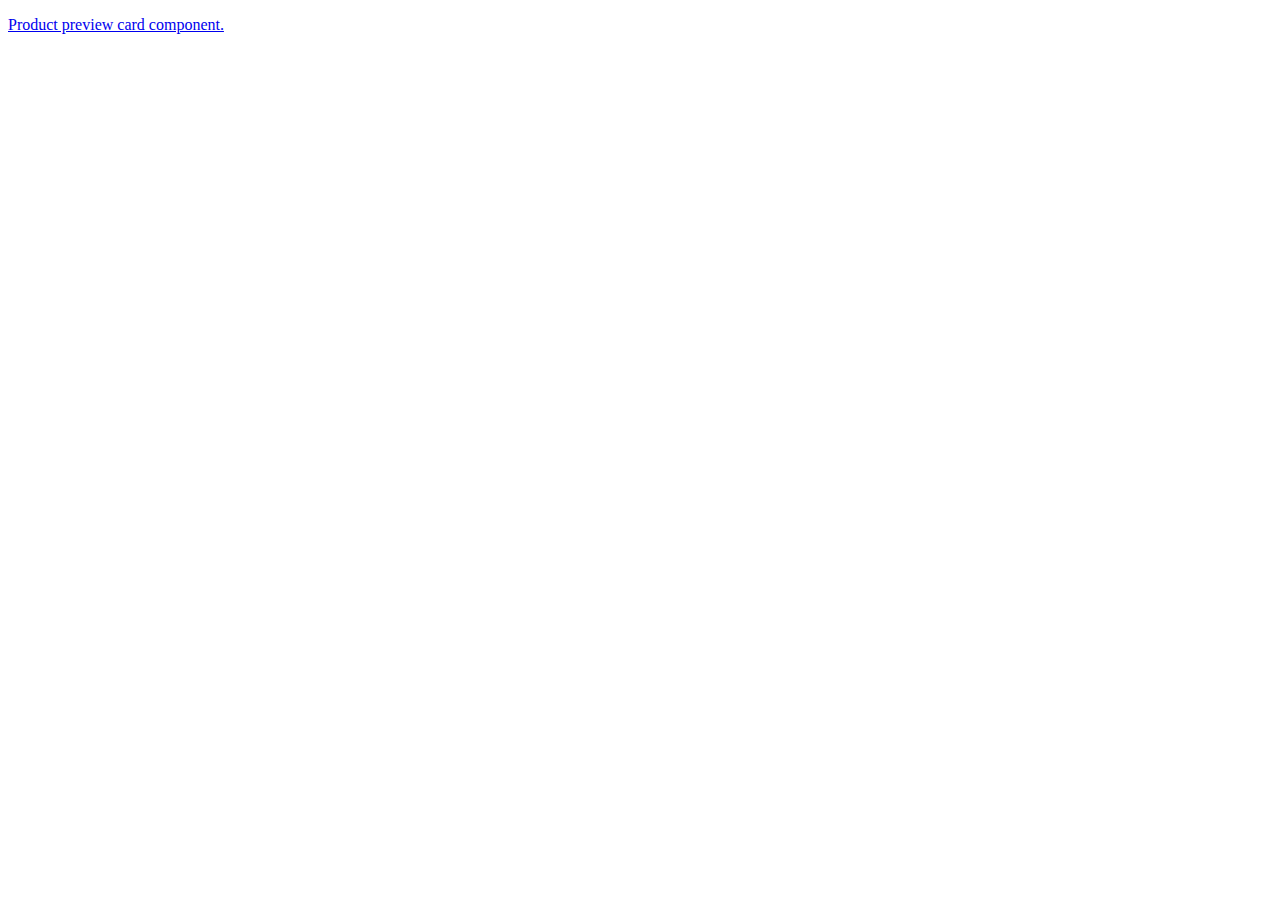
<file: index.html>
<!DOCTYPE html>
<html lang="en">
<head>
    <meta charset="UTF-8">
    <meta name="viewport" content="width=device-width, initial-scale=1.0">
    <title>Frontend Mentor</title>
</head>
<body>
    <p><a href="product-preview-card-component/index.html">Product preview card component.</a></p>
</body>
</html>
</file>
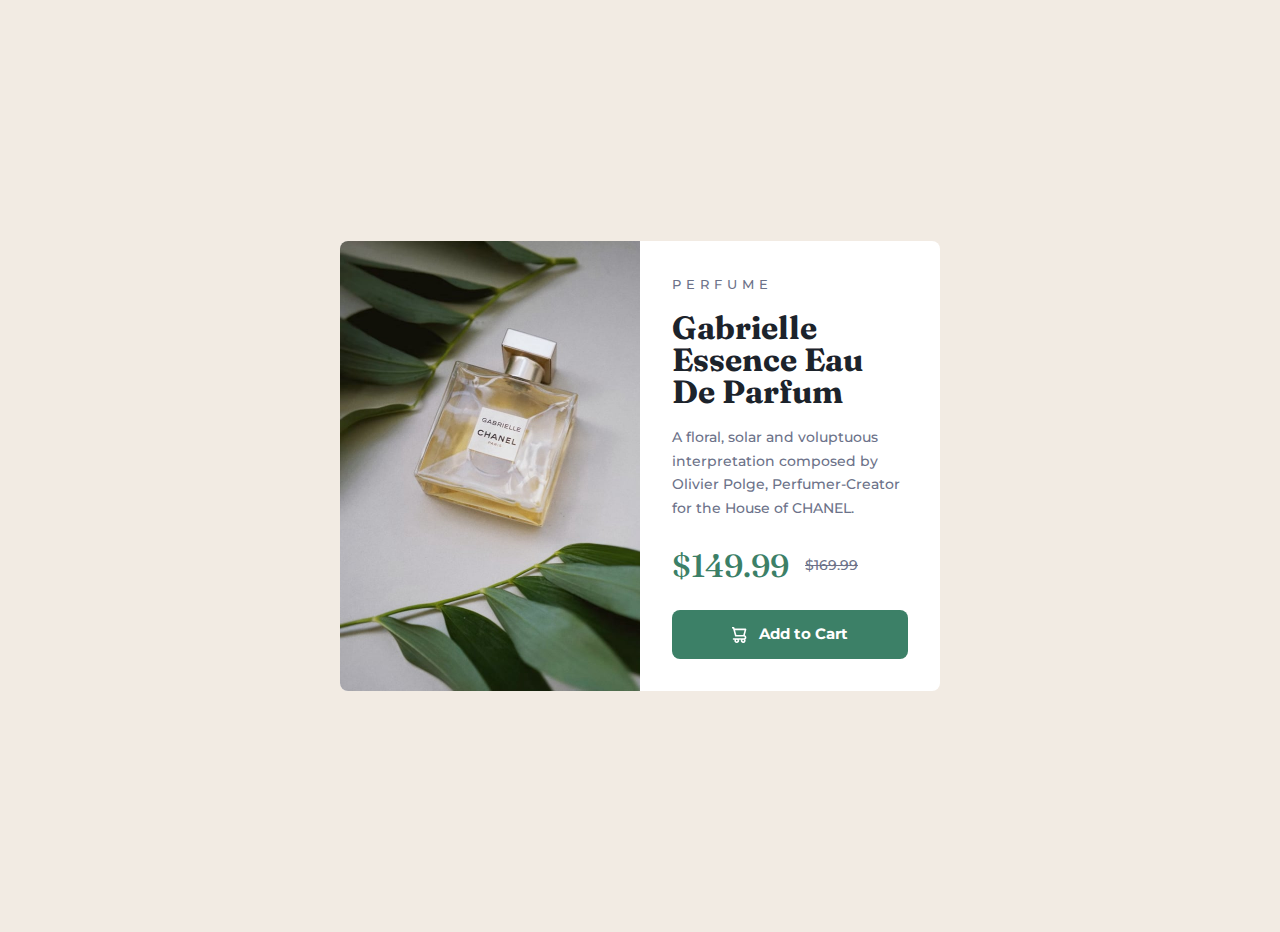
<file: product-preview-card-component/index.html>
<!DOCTYPE html>
<html lang="en">
<head>
  <meta charset="UTF-8">
  <meta name="viewport" content="width=device-width, initial-scale=1.0"> <!-- displays site properly based on user's device -->

  <link rel="icon" type="image/png" sizes="32x32" href="./images/favicon-32x32.png">
  
  <title>Frontend Mentor | Product preview card component</title>
  <!-- Google fonts -->
  <link rel="preconnect" href="https://fonts.googleapis.com">
  <link rel="preconnect" href="https://fonts.gstatic.com" crossorigin>
  <link href="https://fonts.googleapis.com/css2?family=Fraunces:ital,opsz,wght@0,9..144,100..900;1,9..144,100..900&family=Montserrat:ital,wght@0,100..900;1,100..900&display=swap" rel="stylesheet">
  <!-- My CSS -->
  <link rel="stylesheet" href="style.css">
</head>
<body>
  <main>
    <article class="product">
      <picture class="product__img">
        <source srcset="images/image-product-desktop.jpg" media="(min-width: 600px)">
        <img src="images/image-product-mobile.jpg" alt="Gabrielle Essence Eau De Parfum bottle laying flat on a table.">
      </picture>

      <div class="product__content">
        <p class="product__category">Perfume</p>

        <h1 class="product__title">Gabrielle Essence Eau De Parfum</h1>

        <p>A floral, solar and voluptuous interpretation composed by Olivier Polge, 
        Perfumer-Creator for the House of CHANEL.
        </p>

        <div class="flex-group">
          <p class="product__price">
            <span class="visually-hidden">Current price:</span>
            $149.99
          </p>
          <p class="product__original-price">
            <span class="visually-hidden">Original price:</span>
            <s>$169.99</s>
          </p>
        </div>

        <button class="button" data-icon="shopping-cart">Add to Cart</button>
      </div>
      
    </article>
  </main>
</body>
</html>
</file>
<file: product-preview-card-component/style.css>
:root {
    --clr-primary-400: hsl(158, 36%, 37%);
    --clr-primary-500: hsl(158, 36%, 20%);
    --clr-secondary-200: hsl(30, 38%, 92%);

    --clr-neutral-900: hsl(212, 21%, 14%);
    --clr-neutral-400: hsl(228, 12%, 48%);
    --clr-neutral-100: hsl(0, 0%, 100%);

    --ff-accent: 'Fraunces', serif;
    --ff-base: 'Montserrat', sans-serif;

    --fw-regular: 500;
    --fw-bold: 700;
}

/* 1. Use a more-intuitive box-sizing model */
*, *::before, *::after {
    box-sizing: border-box;
}

/* 2. Remove default margin */
*:not(dialog) {
    margin: 0;
}

/* 3. Enable keyword animations */
@media (prefers-reduced-motion: no-preference) {
    html {
        interpolate-size: allow-keywords;
    }
}

body {
    /* 4. Add accessible line-height */
    line-height: 1.7;
    /* 5. Improve text rendering */
    -webkit-font-smoothing: antialiased;
}

/* 6. Improve media defaults */
img, picture, video, canvas, svg {
    display: block;
    max-width: 100%;
}

/* 7. Inherit fonts for form controls */
input, button, textarea, select {
    font: inherit;
}

/* 8. Avoid text overflows */
p, h1, h2, h3, h4, h5, h6 {
    overflow-wrap: break-word;
}

h1, h2, h3 {
    line-height: 1;
}

/* general styling */

body {
    font-family: var(--ff-base);
    font-weight: var(--fw-regular);
    font-size: 0.875rem;
    color: var(--clr-neutral-400);
    background-color: var(--clr-secondary-200);

    display: grid;
    min-height: 100vh;
    place-content: center;
    margin: 1rem;
}

/* utilities */

.flex-group {
    display: flex;
    gap: 1rem;
    flex-wrap: wrap;
    align-items: center;
}

.visually-hidden:not(:focus):not(:active) {
    clip: rect(0 0 0 0);
    clip-path: inset(50%);
    height: 1px;
    overflow: hidden;
    position: absolute;
    white-space: nowrap;
    width: 1px;
}

/* button */

.button {
    cursor: pointer;
    text-decoration: none;
    display: inline-flex;
    justify-content: center;
    align-items: center;
    gap: .75rem;

    border: 0;
    border-radius: 0.5rem;
    padding: .75em 1.5em;
    background-color: var(--clr-primary-400);
    color: var(--clr-neutral-100);
    font-weight: var(--fw-bold);
    font-size: 0.925rem; 
}

.button[data-icon="shopping-cart"]::before {
    content: "";
    background-image: url("images/icon-cart.svg");
    width: 15px;
    height: 16px;
}

.button:is(:hover, :focus) {
    background-color: var(--clr-primary-500);
}

/* product styles */

.product {
    --content-padding: 1.5rem;
    --content-spacing: 1rem;

    display: grid;
    background-color: var(--clr-neutral-100);
    border-radius: 0.5rem;
    overflow: hidden;
    max-width: 600px;
}

@media (min-width: 600px) {
    .product {
        --content-padding: 2rem;
        grid-template-columns: 1fr 1fr;
    }
}

.product__content {
    display: grid;
    gap: var(--content-spacing);
    padding: var(--content-padding);
}

.product__category {
    font-size: 0.8125rem;
    letter-spacing: 5px;
    text-transform: uppercase;
}

.product__title {
    font-size: 2rem;
    font-family: var(--ff-accent);
    color: var(--clr-neutral-900);
}

.product__price {
    font-size: 2rem;
    font-family: var(--ff-accent);
    color: var(--clr-primary-400); 
}
</file>
